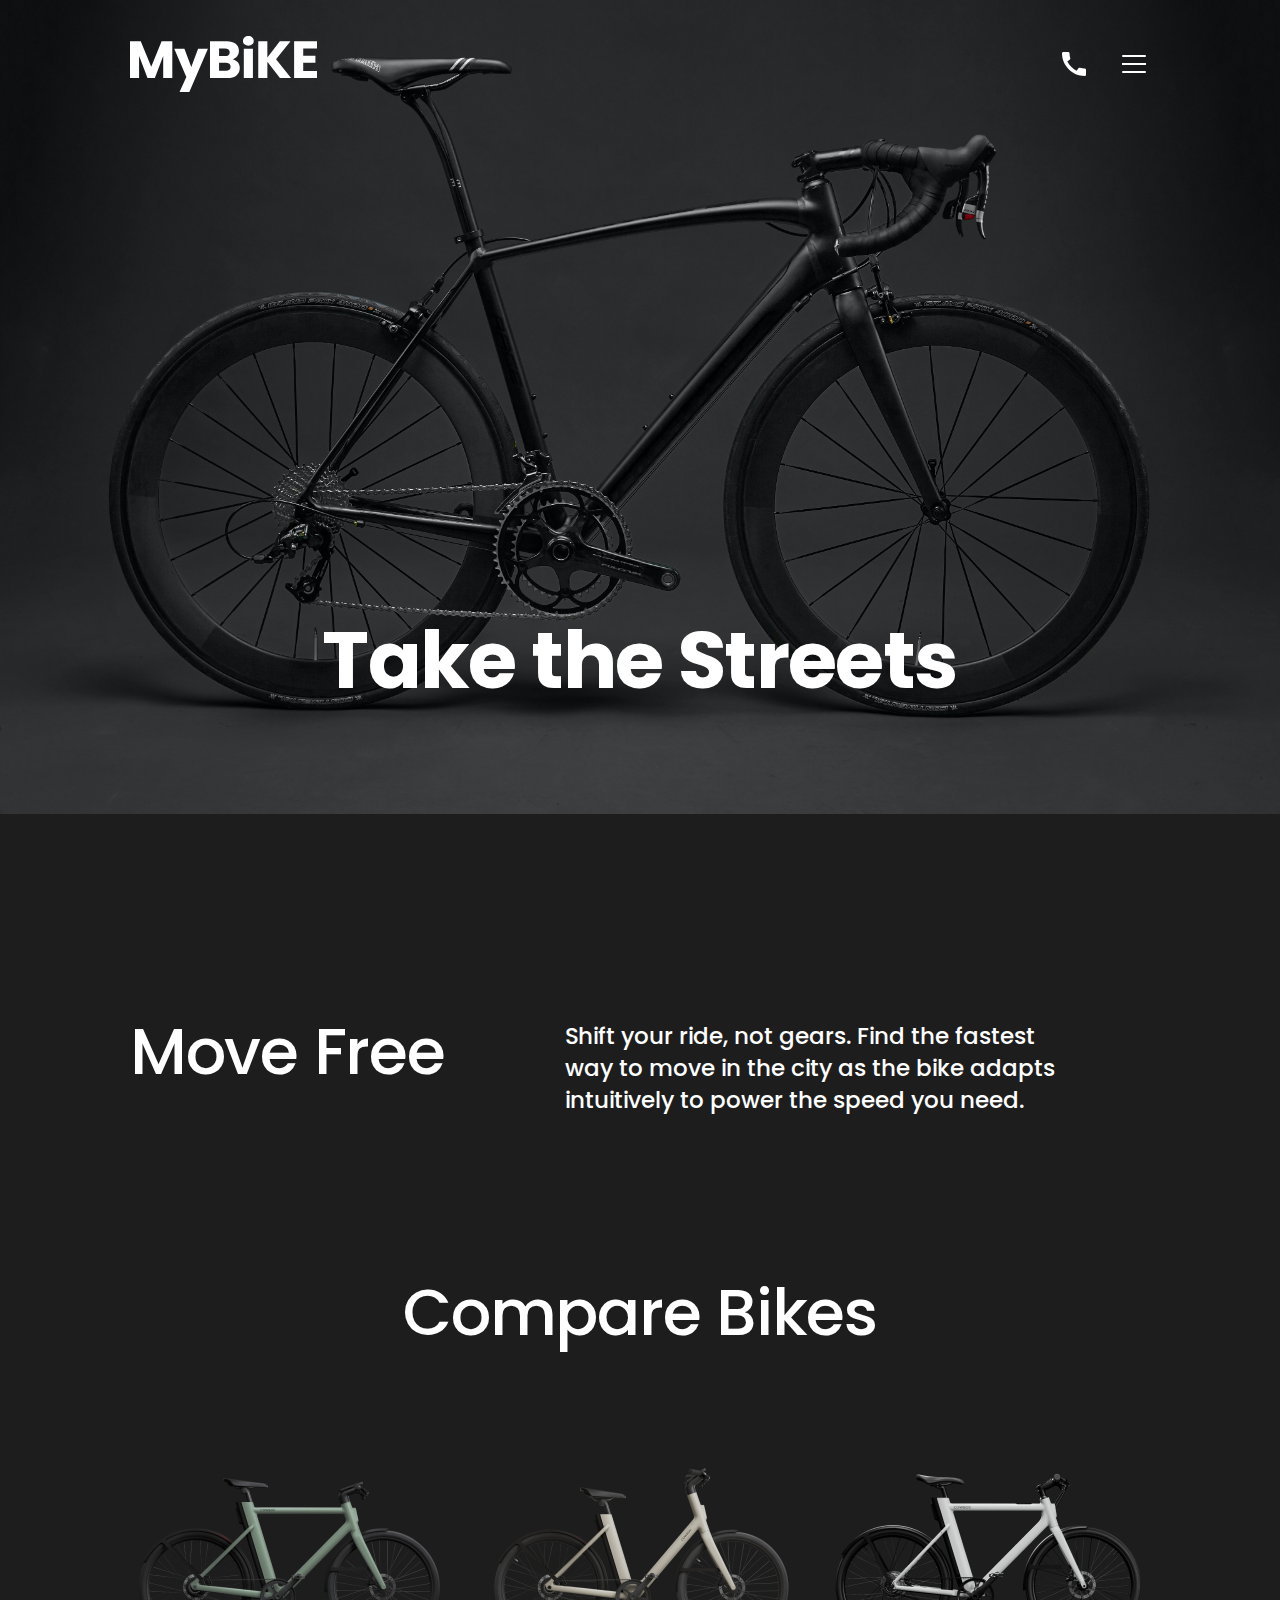
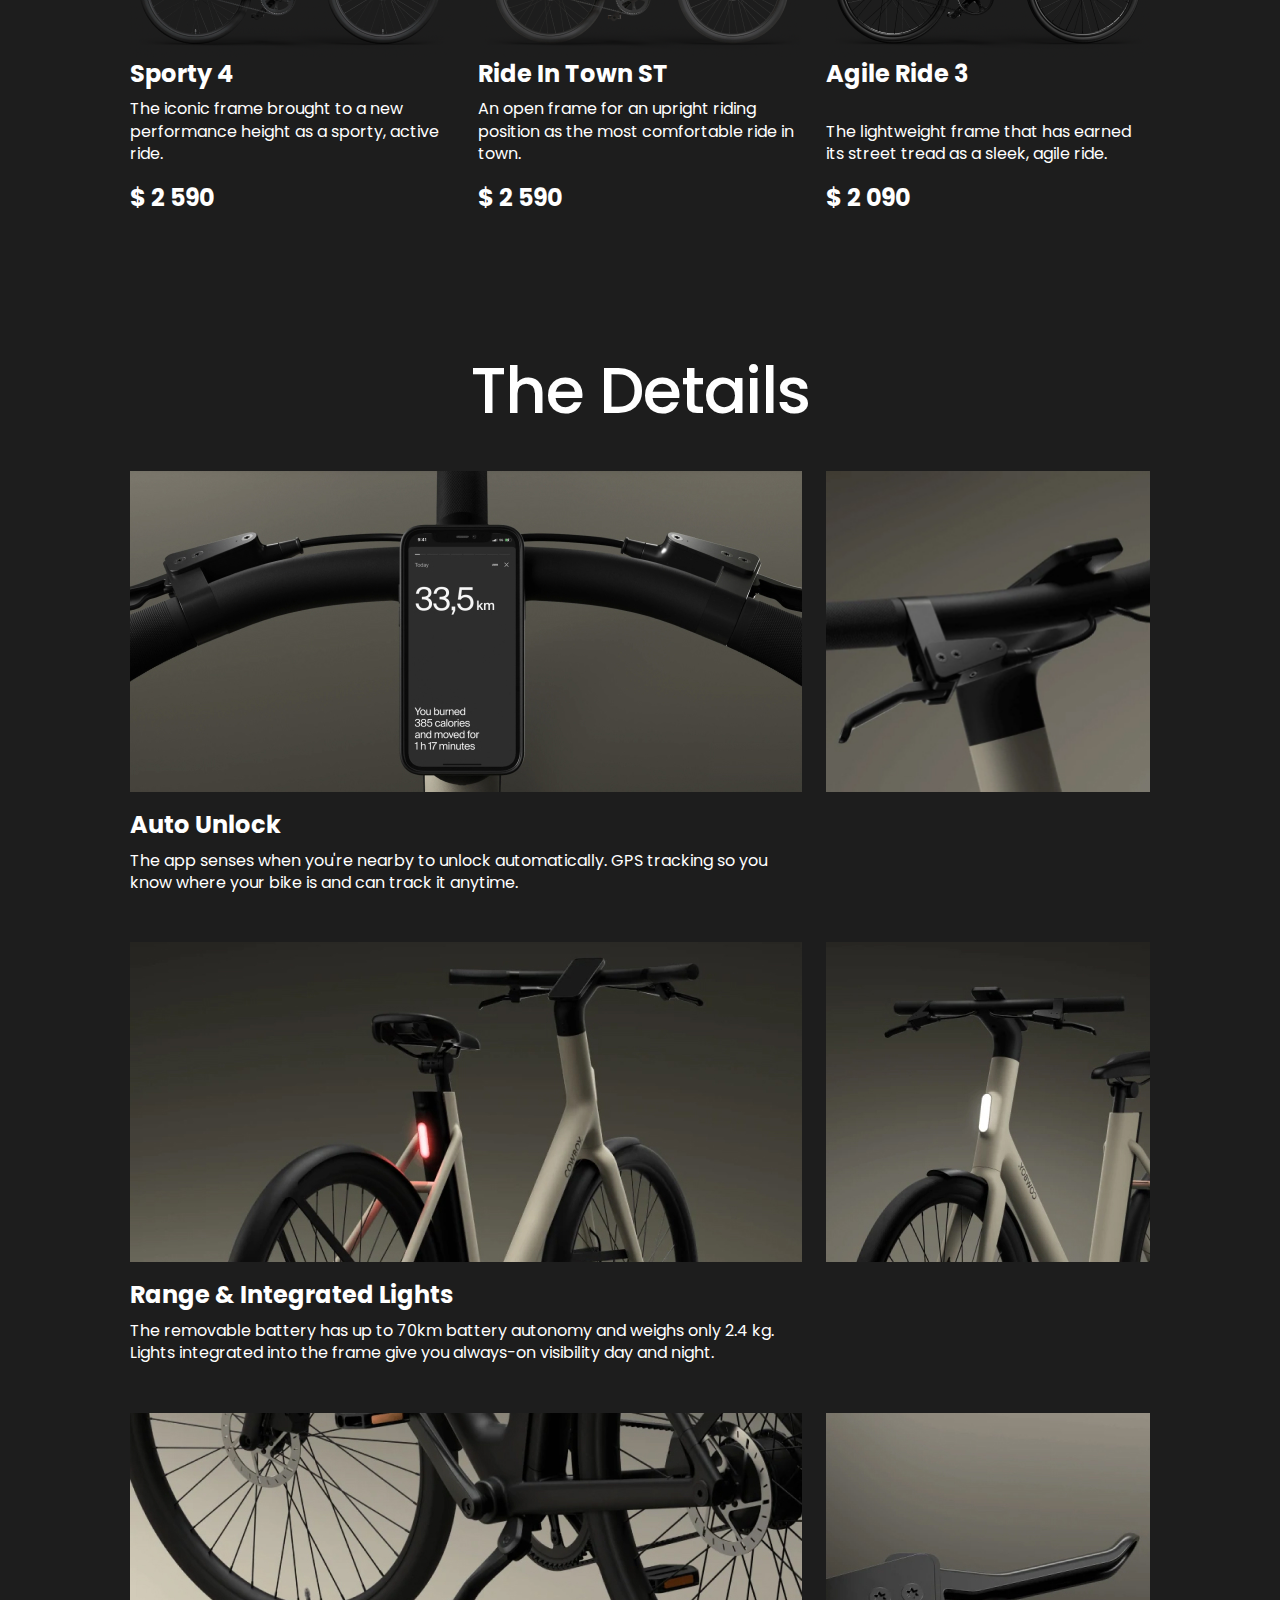
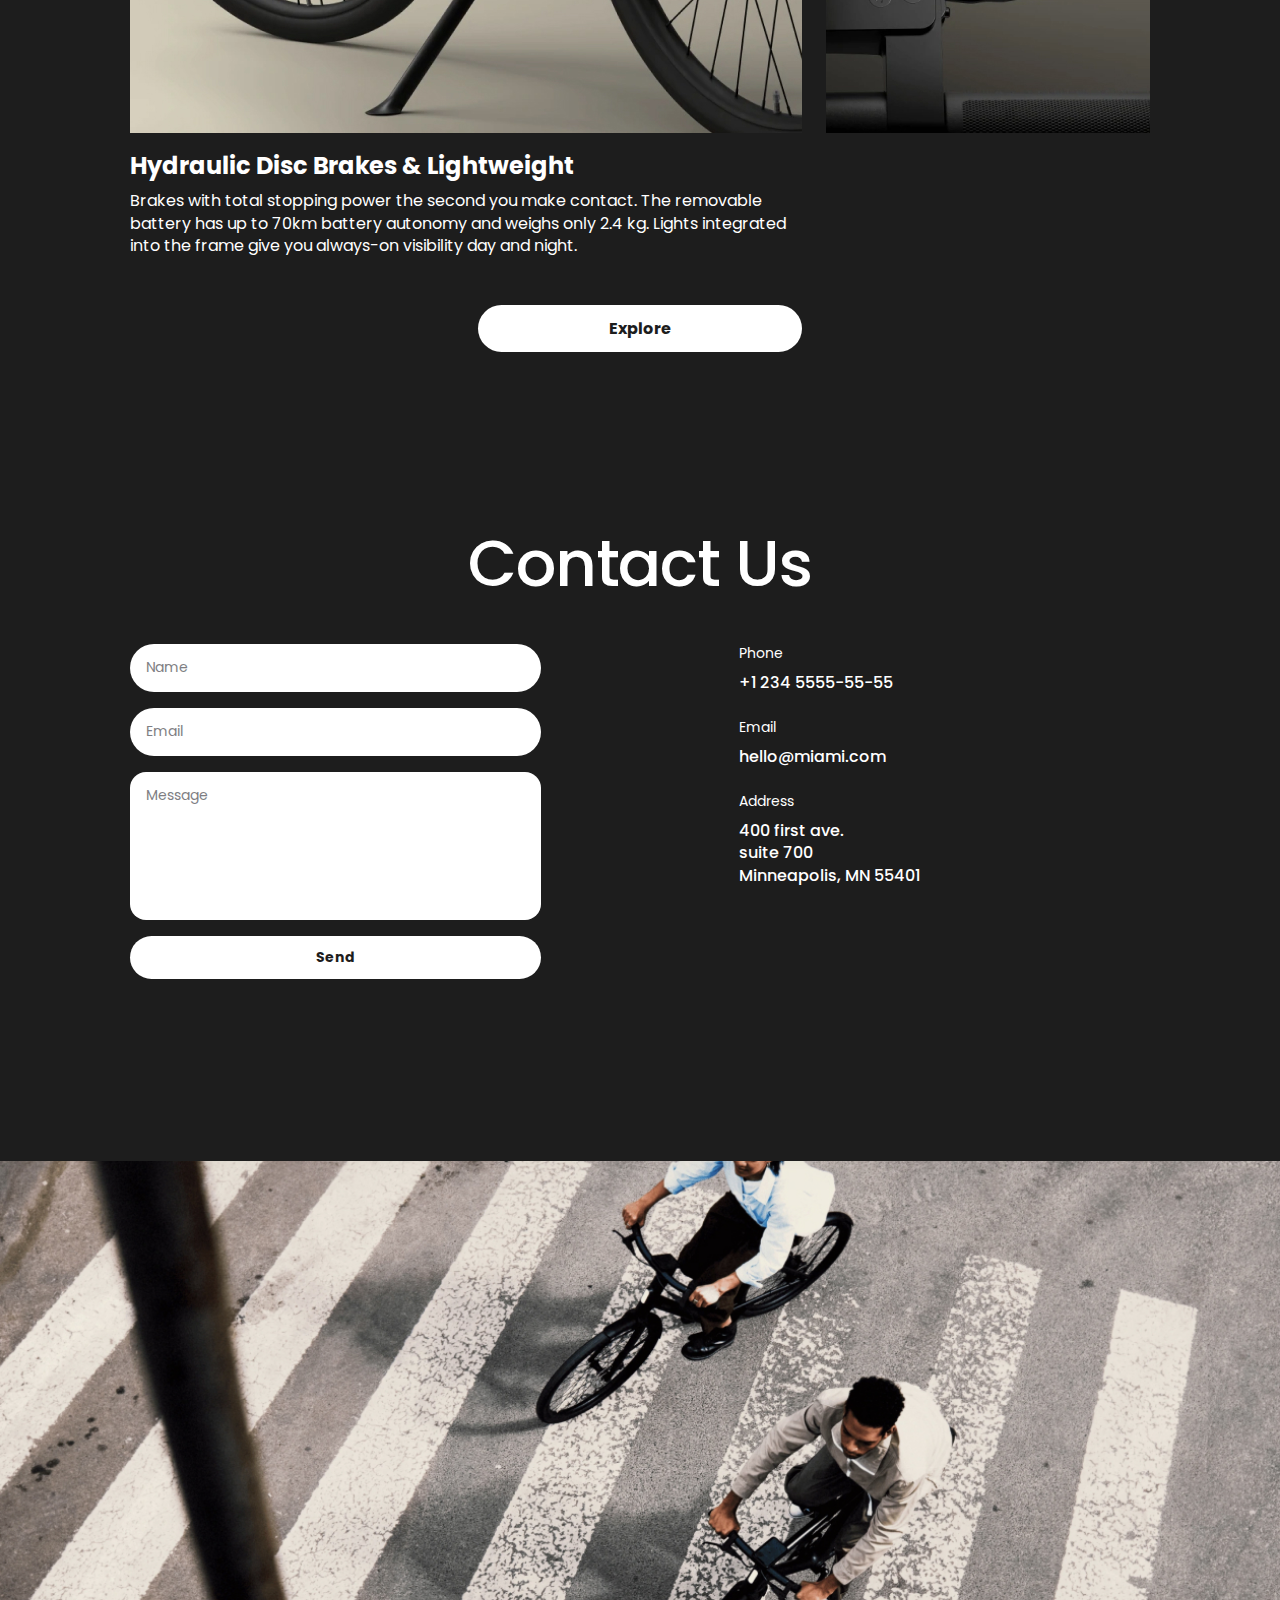
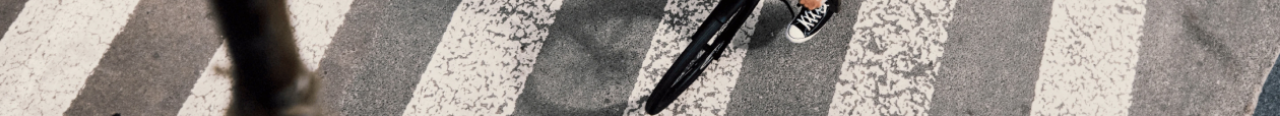
<file: index.html>
<!DOCTYPE html><html lang="en" id="scroll-home"><head><meta charset="utf-8"><meta name="viewport" content="width=device-width, initial-scale=1.0"><title>MyBiKE</title><link rel="stylesheet" href="index.fa6d566d.css"><link rel="icon shortcut" href="favicon.7163c4d9.svg"><link rel="preconnect" href="https://fonts.googleapis.com"><link href="https://fonts.googleapis.com/css2?family=Poppins:wght@400;500;600;700&display=swap" rel="stylesheet"><script src="index.6de119e3.js" defer></script></head><body> <div class="wrapper"> <header class="header"> <div class="container header__container"> <a class="header__logo" href="#scroll-home"> <svg class="header__logo-icon" width="187" height="56" xmlns="http://www.w3.org/2000/svg" xmlns:xlink="http://www.w3.org/1999/xlink"> <use href="symbol-defs.263c92e7.svg#icon-logo"></use> </svg> </a> <a class="header__phone" href="tel:+1 234 555-55-55"> <span class="header__phone-text"> +1 234 555-55-55 </span> <svg class="header__phone-icon" width="24" height="24" xmlns="http://www.w3.org/2000/svg" xmlns:xlink="http://www.w3.org/1999/xlink"> <use href="symbol-defs.263c92e7.svg#icon-phone"></use> </svg> </a> <button type="button" class="header__burger-button"> <span class="visually-hidden">Бургер кнопка</span> <span class="header__burger-line"></span> </button> <div class="header__menu"> <div class="container"> <nav class="header__menu-nav"> <ul class="header__menu-list"> <li class="header__menu-nav-item"> <a class="header__menu-link" href="#scroll-home"> Home </a> </li> <li class="header__menu-nav-item"> <a class="header__menu-link" href="#about-us"> About Us </a> </li> <li class="header__menu-nav-item"> <a class="header__menu-link" href="#compare-bikes"> Compare Bikes </a> </li> <li class="header__menu-nav-item"> <a class="header__menu-link" href="#details"> Details </a> </li> <li class="header__menu-nav-item"> <a class="header__menu-link" href="#contacts"> Contacts </a> </li> </ul> </nav> <div class="header__links"> <a class="header__link" href="tel:+1 234 5555-55-55"> +1 234 5555-55-55 </a> <a class="header__link header__link--underline" href="#"> Book a test ride </a> </div> </div> </div> </div> </header> <main class="page"> <section class="hero page__hero"> <div class="container"> <h1 class="hero__title">Take the Streets</h1> </div> </section> <div class="about-us page__about-us" id="about-us"> <div class="about-us__container container"> <h2 class="about-us__title title">Move Free</h2> <p class="about-us__text"> Shift your ride, not gears. Find the fastest way to move in the city as the bike adapts intuitively to power the speed you need. </p> </div> </div> <section class="compare page__compare" id="compare-bikes"> <div class="container"> <h2 class="compare__title title title--center">Compare Bikes</h2> <ul class="compare__cards-list"> <li class="compare__cards-item"> <article class="card"> <a class="card__link" href="#"> <img class="card__img" src="sporty.600f9d83.png" alt="Sporty 4"> </a> <h3 class="card__title title title--small">Sporty 4</h3> <p class="card__text"> The iconic frame brought to a new performance height as a sporty, active ride. </p> <span class="card__price title title--small"> $ 2 590 </span> </article> </li> <li class="compare__cards-item"> <article class="card"> <a class="card__link" href="#"> <img class="card__img" src="ride-in-town.5504c5c3.png" alt="Ride in town ST"> </a> <h3 class="card__title title title--small"> Ride in town ST </h3> <p class="card__text"> An open frame for an upright riding position as the most comfortable ride in town. </p> <span class="card__price title title--small"> $ 2 590 </span> </article> </li> <li class="compare__cards-item"> <article class="card"> <a class="card__link" href="#"> <img class="card__img" src="agile-ride.633c5e32.png" alt="Agile ride 3"> </a> <h3 class="card__title title title--small">Agile ride 3</h3> <p class="card__text"> The lightweight frame that has earned its street tread as a sleek, agile ride. </p> <span class="card__price title title--small"> $ 2 090 </span> </article> </li> </ul> </div> </section> <section class="details page__details" id="details"> <div class="container"> <h2 class="details__title title title--center">The Details</h2> <div class="details__items"> <div class="details__item"> <a class="details__item-link-wide" href="https://help.cowboy.com/en/articles/4172346-auto-unlock-and-auto-lock" target="_blank"> <img class="details__item-img" src="auto-unlock-big.166486e0.jpg" alt="bicycle handlebar with phone"> </a> <a class="details__item-link" href="https://help.cowboy.com/en/articles/4172346-auto-unlock-and-auto-lock" target="_blank"> <img class="details__item-img" src="auto-unlock-small.2d055156.jpg" alt="bicycle handlebar"> </a> <div class="details__item-info-wrapper"> <h3 class="details__item-title title title--small"> Auto Unlock </h3> <p class="details__item-text"> The app senses when you're nearby to unlock automatically. GPS tracking so you know where your bike is and can track it anytime. </p> </div> </div> <div class="details__item"> <a class="details__item-link-wide" href="https://www.trekbikes.com/us/en_US/cycling-lights-guide/" target="_blank"> <img class="details__item-img" src="range-big.c8d9fa45.jpg" alt="bicycle handlebar with phone"> </a> <a class="details__item-link" href="https://www.trekbikes.com/us/en_US/cycling-lights-guide/" target="_blank"> <img class="details__item-img" src="range-small.63eef582.jpg" alt="bicycle handlebar"> </a> <div class="details__item-info-wrapper"> <h3 class="details__item-title title title--small"> Range & Integrated lights </h3> <p class="details__item-text"> The removable battery has up to 70km battery autonomy and weighs only 2.4 kg. Lights integrated into the frame give you always-on visibility day and night. </p> </div> </div> <div class="details__item details__item--reversed"> <a class="details__item-link-wide" href="https://www.bikeradar.com/advice/buyers-guides/road-disc-brakes-everything-you-need-to-know" target="_blank"> <img class="details__item-img" src="hydraulic-disc-big.3cd7b33b.jpg" alt="bicycle handlebar with phone"> </a> <a class="details__item-link" href="https://www.bikeradar.com/advice/buyers-guides/road-disc-brakes-everything-you-need-to-know" target="_blank"> <img class="details__item-img" src="hydraulic-disc-small.3105c1eb.jpg" alt="bicycle handlebar"> </a> <div class="details__item-info-wrapper"> <h3 class="details__item-title title title--small"> Hydraulic disc brakes & Lightweight </h3> <p class="details__item-text"> Brakes with total stopping power the second you make contact. The removable battery has up to 70km battery autonomy and weighs only 2.4 kg. Lights integrated into the frame give you always-on visibility day and night. </p> </div> </div> </div> <div class="details__button-wrapper"> <a class="button-primary details__button" href="https://mybike.company/product-category/bicycles/" target="_blank"> Explore </a> </div> </div> </section> <section class="contacts page__contacts" id="contacts"> <div class="container"> <h2 class="contacts__title title title--center">Contact us</h2> <div class="contacts__wrapper"> <form class="contacts__form form" onsubmit="this.reset(); return false;"> <label class="form__label"> <input class="form__input" type="text" name="name" placeholder="Name" required> </label> <label class="form__label"> <input class="form__input" type="email" name="email" placeholder="Email" required> </label> <label class="form__label"> <textarea class="form__textarea" name="message" placeholder="Message" required></textarea> </label> <button class="button-primary form__button" type="submit"> Send </button> </form> <div class="contacts__items"> <div class="contacts__item"> <h3 class="contacts__item-title">Phone</h3> <a class="contacts__item-link" href="tel:+1 234 5555-55-55"> +1 234 5555-55-55 </a> </div> <div class="contacts__item"> <h3 class="contacts__item-title">Email</h3> <a class="contacts__item-link" href="mailto:hello@miami.com"> hello@miami.com </a> </div> <div class="contacts__item"> <h3 class="contacts__item-title">Address</h3> <a class="contacts__item-link" href="https://www.google.com/maps/place/400+N+1st+Ave+STE+700,+Minneapolis,+MN+55401,+USA/@44.9813296,-93.275706,17z/data=!3m1!4b1!4m6!3m5!1s0x52b3328fdf233887:0x3348e5113ed2472d!8m2!3d44.9813258!4d-93.2731311!16s%2Fg%2F11nyn_tfyt?entry=ttu" target="_blank"> 400 first ave.<br> suite 700<br> Minneapolis, MN 55401 </a> </div> </div> </div> </div> </section> </main> <footer class="footer"> <img class="footer__img" src="footer-img.78a3c791.jpg" alt="Two cyclists cross a pedestrian crossing"> </footer> </div> </body></html>
</file>
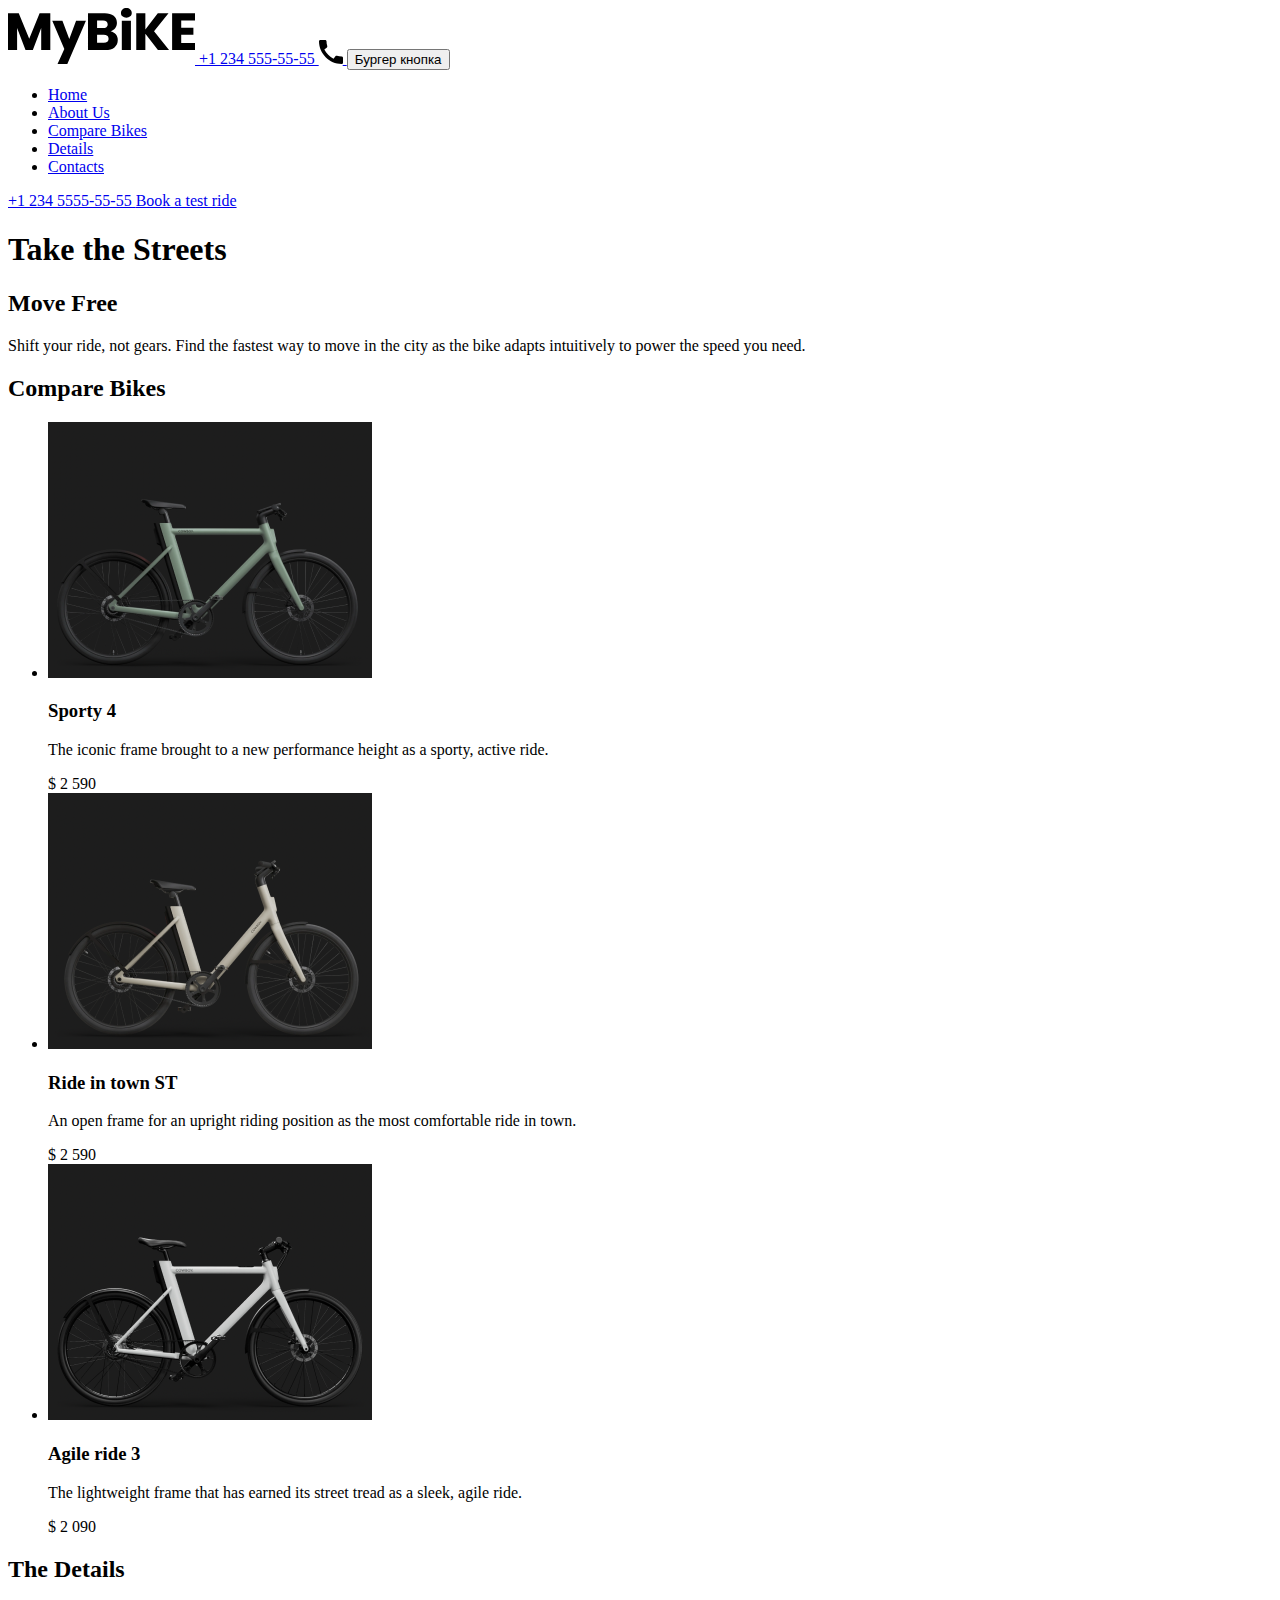
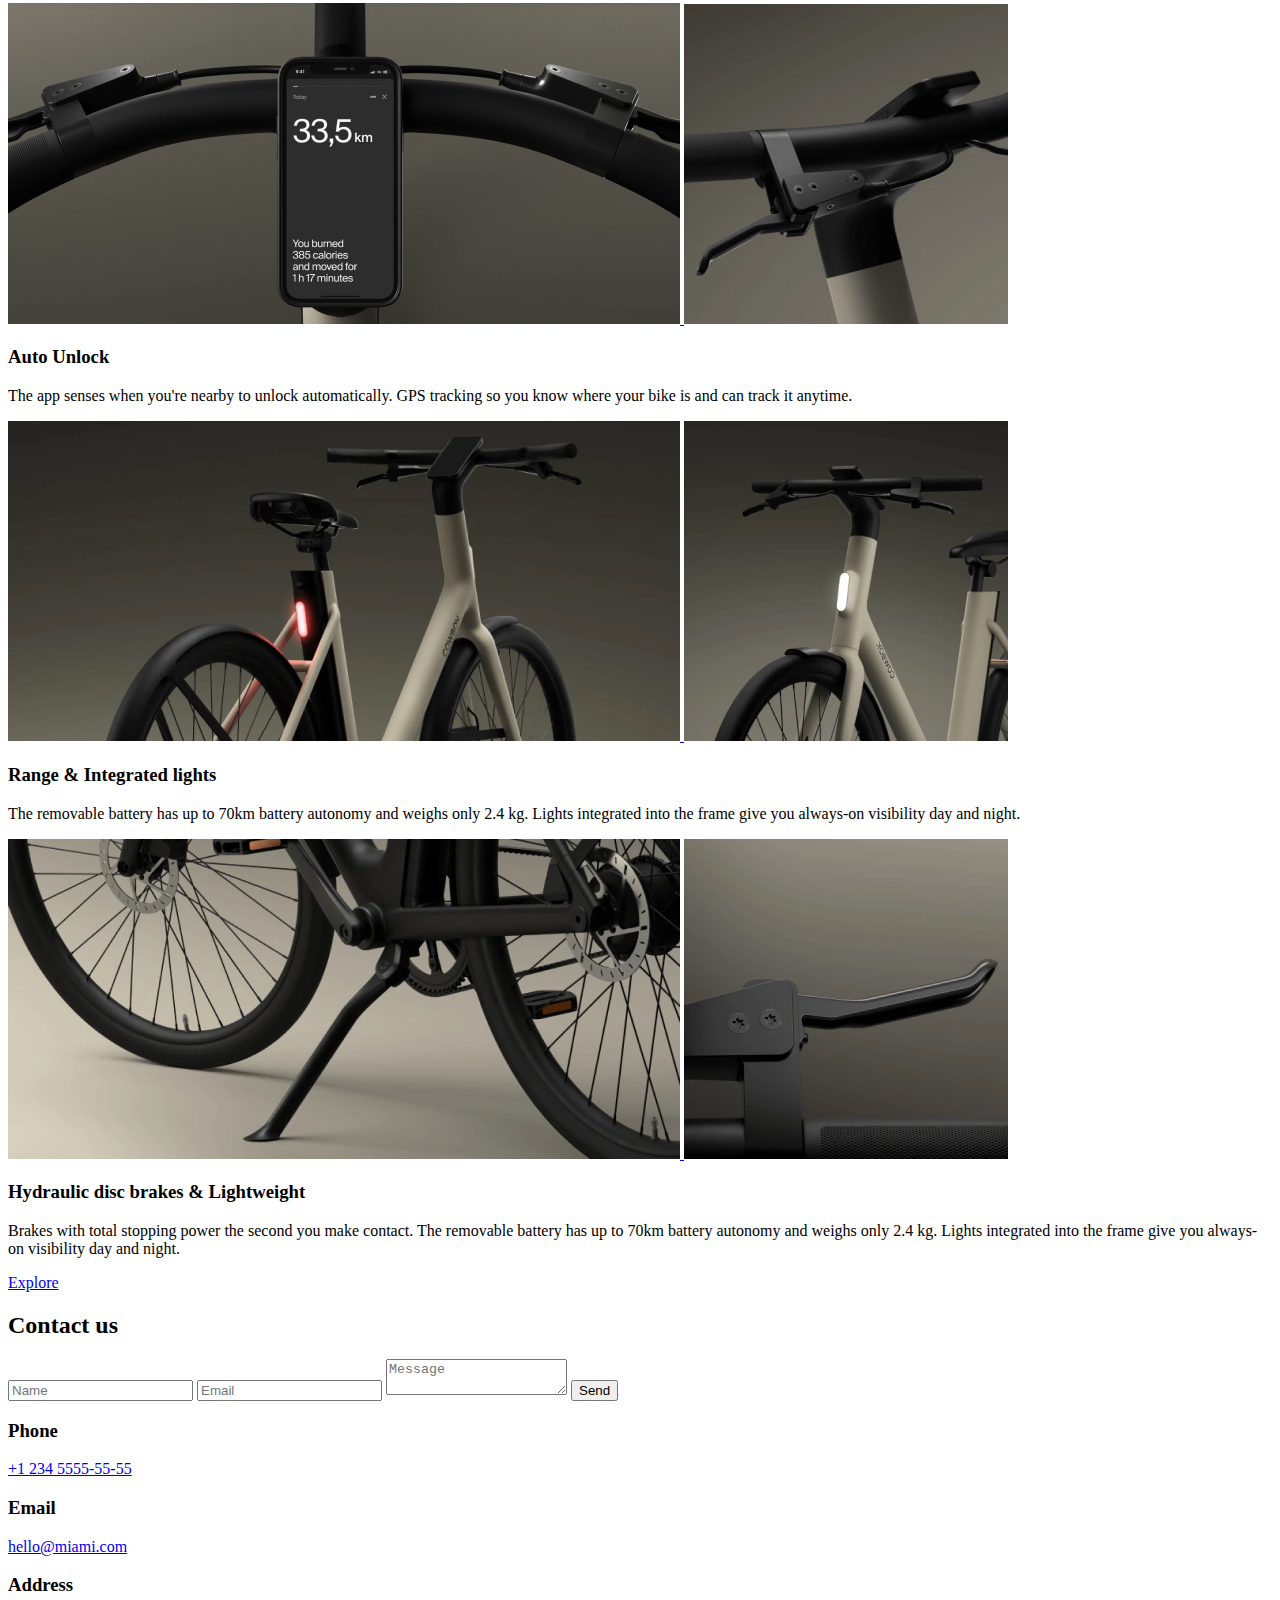
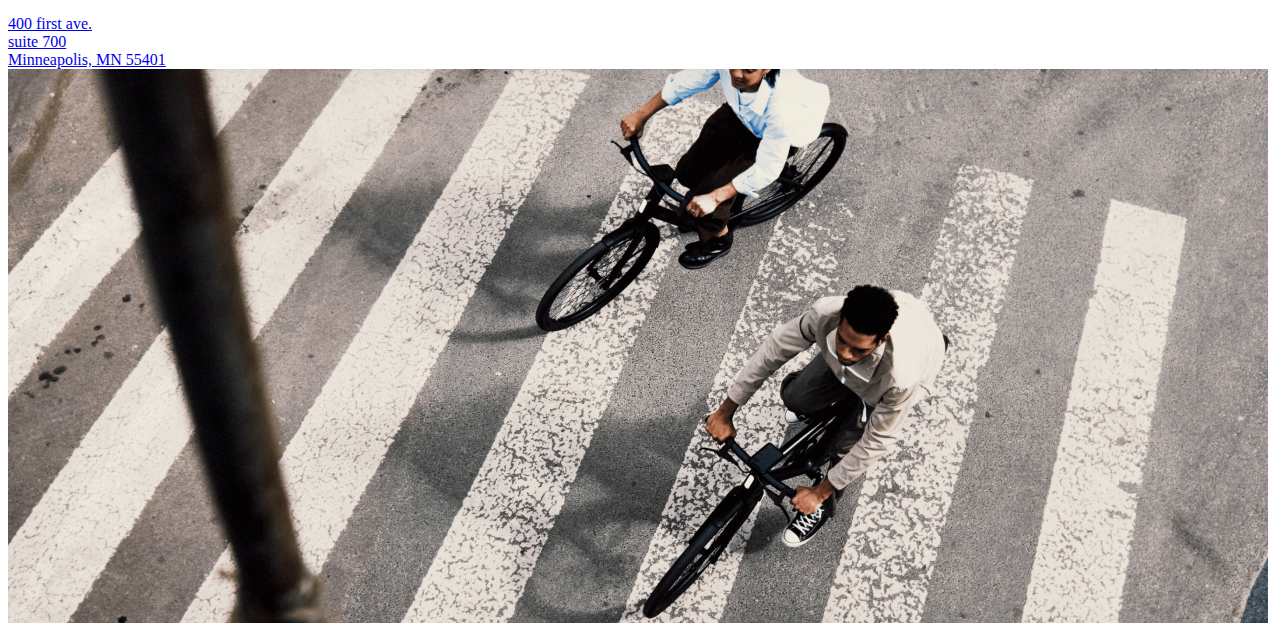
<file: src/index.html>
<!DOCTYPE html>
<html lang="en" id="scroll-home">
  <head>
    <meta charset="UTF-8" />
    <meta name="viewport" content="width=device-width, initial-scale=1.0" />
    <title>MyBiKE</title>
    <link rel="stylesheet" href="./styles/main.scss" />
    <link rel="shortcut icon" href="favicon.svg" />
    <link rel="preconnect" href="https://fonts.googleapis.com" />
    <link
      href="https://fonts.googleapis.com/css2?family=Poppins:wght@400;500;600;700&display=swap"
      rel="stylesheet"
    />
    <script src="scripts/main.js" defer></script>
  </head>

  <body>
    <div class="wrapper">
      <header class="header">
        <div class="header__container container">
          <a class="header__logo" href="#scroll-home">
            <svg class="header__logo-icon" width="187" height="56">
              <use href="./img/icons-sprite/symbol-defs.svg#icon-logo"></use>
            </svg>
          </a>

          <a class="header__phone" href="tel:+1 234 555-55-55">
            <span class="header__phone-text"> +1 234 555-55-55 </span>
            <svg class="header__phone-icon" width="24" height="24">
              <use href="./img/icons-sprite/symbol-defs.svg#icon-phone"></use>
            </svg>
          </a>

          <button type="button" class="header__burger-button">
            <span class="visually-hidden">Бургер кнопка</span>
            <span class="header__burger-line"></span>
          </button>

          <div class="header__menu">
            <div class="container">
              <nav class="header__menu-nav">
                <ul class="header__menu-list">
                  <li class="header__menu-nav-item">
                    <a class="header__menu-link" href="#scroll-home"> Home </a>
                  </li>

                  <li class="header__menu-nav-item">
                    <a class="header__menu-link" href="#about-us"> About Us </a>
                  </li>

                  <li class="header__menu-nav-item">
                    <a class="header__menu-link" href="#compare-bikes">
                      Compare Bikes
                    </a>
                  </li>

                  <li class="header__menu-nav-item">
                    <a class="header__menu-link" href="#details"> Details </a>
                  </li>

                  <li class="header__menu-nav-item">
                    <a class="header__menu-link" href="#contacts"> Contacts </a>
                  </li>
                </ul>
              </nav>

              <div class="header__links">
                <a class="header__link" href="tel:+1 234 5555-55-55">
                  +1 234 5555-55-55
                </a>

                <a class="header__link header__link--underline" href="#">
                  Book a test ride
                </a>
              </div>
            </div>
          </div>
        </div>
      </header>

      <main class="page">
        <section class="page__hero hero">
          <div class="container">
            <h1 class="hero__title">Take the Streets</h1>
          </div>
        </section>

        <div class="page__about-us about-us" id="about-us">
          <div class="about-us__container container">
            <h2 class="about-us__title title">Move Free</h2>

            <p class="about-us__text">
              Shift your ride, not gears. Find the fastest way to move in the
              city as the bike adapts intuitively to power the speed you need.
            </p>
          </div>
        </div>

        <section class="page__compare compare" id="compare-bikes">
          <div class="container">
            <h2 class="compare__title title title--center">Compare Bikes</h2>
            <ul class="compare__cards-list">
              <li class="compare__cards-item">
                <article class="card">
                  <a class="card__link" href="#">
                    <img
                      class="card__img"
                      src="./img/campare-bikes/sporty.png"
                      alt="Sporty 4"
                    />
                  </a>

                  <h3 class="card__title title title--small">Sporty 4</h3>

                  <p class="card__text">
                    The iconic frame brought to a new performance height as a
                    sporty, active ride.
                  </p>

                  <span class="card__price title title--small"> $ 2 590 </span>
                </article>
              </li>

              <li class="compare__cards-item">
                <article class="card">
                  <a class="card__link" href="#">
                    <img
                      class="card__img"
                      src="./img/campare-bikes/ride-in-town.png"
                      alt="Ride in town ST"
                    />
                  </a>

                  <h3 class="card__title title title--small">
                    Ride in town ST
                  </h3>

                  <p class="card__text">
                    An open frame for an upright riding position as the most
                    comfortable ride in town.
                  </p>

                  <span class="card__price title title--small"> $ 2 590 </span>
                </article>
              </li>

              <li class="compare__cards-item">
                <article class="card">
                  <a class="card__link" href="#">
                    <img
                      class="card__img"
                      src="./img/campare-bikes/agile-ride.png"
                      alt="Agile ride 3"
                    />
                  </a>

                  <h3 class="card__title title title--small">Agile ride 3</h3>

                  <p class="card__text">
                    The lightweight frame that has earned its street tread as a
                    sleek, agile ride.
                  </p>

                  <span class="card__price title title--small"> $ 2 090 </span>
                </article>
              </li>
            </ul>
          </div>
        </section>

        <section class="page__details details" id="details">
          <div class="container">
            <h2 class="details__title title title--center">The Details</h2>

            <div class="details__items">
              <div class="details__item">
                <a
                  class="details__item-link-wide"
                  href="https://help.cowboy.com/en/articles/4172346-auto-unlock-and-auto-lock"
                  target="_blank"
                >
                  <img
                    class="details__item-img"
                    src="./img/details/auto-unlock-big.jpg"
                    alt="bicycle handlebar with phone"
                  />
                </a>

                <a
                  class="details__item-link"
                  href="https://help.cowboy.com/en/articles/4172346-auto-unlock-and-auto-lock"
                  target="_blank"
                >
                  <img
                    class="details__item-img"
                    src="./img/details/auto-unlock-small.jpg"
                    alt="bicycle handlebar"
                  />
                </a>

                <div class="details__item-info-wrapper">
                  <h3 class="details__item-title title title--small">
                    Auto Unlock
                  </h3>

                  <p class="details__item-text">
                    The app senses when you're nearby to unlock automatically.
                    GPS tracking so you know where your bike is and can track it
                    anytime.
                  </p>
                </div>
              </div>

              <div class="details__item">
                <a
                  class="details__item-link-wide"
                  href="https://www.trekbikes.com/us/en_US/cycling-lights-guide/"
                  target="_blank"
                >
                  <img
                    class="details__item-img"
                    src="./img/details/range-big.jpg"
                    alt="bicycle handlebar with phone"
                  />
                </a>

                <a
                  class="details__item-link"
                  href="https://www.trekbikes.com/us/en_US/cycling-lights-guide/"
                  target="_blank"
                >
                  <img
                    class="details__item-img"
                    src="./img/details/range-small.jpg"
                    alt="bicycle handlebar"
                  />
                </a>

                <div class="details__item-info-wrapper">
                  <h3 class="details__item-title title title--small">
                    Range & Integrated lights
                  </h3>

                  <p class="details__item-text">
                    The removable battery has up to 70km battery autonomy and
                    weighs only 2.4 kg. Lights integrated into the frame give
                    you always-on visibility day and night.
                  </p>
                </div>
              </div>

              <div class="details__item details__item--reversed">
                <a
                  class="details__item-link-wide"
                  href="https://www.bikeradar.com/advice/buyers-guides/road-disc-brakes-everything-you-need-to-know"
                  target="_blank"
                >
                  <img
                    class="details__item-img"
                    src="./img/details/hydraulic-disc-big.jpg"
                    alt="bicycle handlebar with phone"
                  />
                </a>

                <a
                  class="details__item-link"
                  href="https://www.bikeradar.com/advice/buyers-guides/road-disc-brakes-everything-you-need-to-know"
                  target="_blank"
                >
                  <img
                    class="details__item-img"
                    src="./img/details/hydraulic-disc-small.jpg"
                    alt="bicycle handlebar"
                  />
                </a>

                <div class="details__item-info-wrapper">
                  <h3 class="details__item-title title title--small">
                    Hydraulic disc brakes & Lightweight
                  </h3>

                  <p class="details__item-text">
                    Brakes with total stopping power the second you make
                    contact. The removable battery has up to 70km battery
                    autonomy and weighs only 2.4 kg. Lights integrated into the
                    frame give you always-on visibility day and night.
                  </p>
                </div>
              </div>
            </div>
            <div class="details__button-wrapper">
              <a
                class="details__button button-primary"
                href="https://mybike.company/product-category/bicycles/"
                target="_blank"
              >
                Explore
              </a>
            </div>
          </div>
        </section>

        <section class="page__contacts contacts" id="contacts">
          <div class="container">
            <h2 class="contacts__title title title--center">Contact us</h2>
            <div class="contacts__wrapper">
              <form
                class="contacts__form form"
                onsubmit="this.reset(); return false;"
              >
                <label class="form__label">
                  <input
                    class="form__input"
                    type="text"
                    name="name"
                    placeholder="Name"
                    required
                  />
                </label>

                <label class="form__label">
                  <input
                    class="form__input"
                    type="email"
                    name="email"
                    placeholder="Email"
                    required
                  />
                </label>

                <label class="form__label">
                  <textarea
                    class="form__textarea"
                    name="message"
                    placeholder="Message"
                    required
                  ></textarea>
                </label>

                <button class="form__button button-primary" type="submit">
                  Send
                </button>
              </form>

              <div class="contacts__items">
                <div class="contacts__item">
                  <h3 class="contacts__item-title">Phone</h3>

                  <a class="contacts__item-link" href="tel:+1 234 5555-55-55">
                    +1 234 5555-55-55
                  </a>
                </div>

                <div class="contacts__item">
                  <h3 class="contacts__item-title">Email</h3>

                  <a class="contacts__item-link" href="mailto:hello@miami.com">
                    hello@miami.com
                  </a>
                </div>

                <div class="contacts__item">
                  <h3 class="contacts__item-title">Address</h3>

                  <a
                    class="contacts__item-link"
                    href="https://www.google.com/maps/place/400+N+1st+Ave+STE+700,+Minneapolis,+MN+55401,+USA/@44.9813296,-93.275706,17z/data=!3m1!4b1!4m6!3m5!1s0x52b3328fdf233887:0x3348e5113ed2472d!8m2!3d44.9813258!4d-93.2731311!16s%2Fg%2F11nyn_tfyt?entry=ttu"
                    target="_blank"
                  >
                    400 first ave.<br />
                    suite 700<br />
                    Minneapolis, MN 55401
                  </a>
                </div>
              </div>
            </div>
          </div>
        </section>
      </main>

      <footer class="footer">
        <img
          class="footer__img"
          src="./img/footer-img.jpg"
          alt="Two cyclists cross a pedestrian crossing"
        />
      </footer>
    </div>
  </body>
</html>
</file>
<file: index.fa6d566d.css>
*,:after,:before{box-sizing:border-box}html,body{height:100%}ul,ol{padding:0}body,h1,h2,h3,h4,h5,h6,p,ul,ol,li,figure,figcaption,blockquote,dl,dd{margin:0}h1,h2,h3,h4,h5,h6,cite,address{font:inherit}li,ul{list-style:none}a{color:inherit;outline:transparent;text-decoration:none}img{max-width:100%;display:block}input,button,textarea,select{font:inherit;border:none;outline:transparent}button{cursor:pointer;background-color:transparent;padding:0}.contacts__item-link,.header__menu-link,.header__link{position:relative}.contacts__item-link:before,.header__menu-link:before,.header__link:before{content:"";transform-origin:0;width:100%;height:1px;transition:transform .3s;position:absolute;bottom:0;transform:scale(0)}.contacts__item-link:hover:before,.header__menu-link:hover:before,.header__link:hover:before{transform:scale(1)}.wrapper{-ms-flex-direction:column;flex-direction:column;min-height:100%;display:-ms-flexbox;display:flex;overflow:hidden}.wrapper .main{-ms-flex:auto;flex:auto}.container{max-width:1060px;margin:0 auto;padding:0 20px}.visually-hidden{white-space:nowrap;-webkit-clip-path:inset(100%);clip-path:inset(100%);clip:rect(0 0 0 0);border:0;width:1px;height:1px;margin:-1px;padding:0;position:absolute;overflow:hidden}.title{text-transform:capitalize;letter-spacing:-.02em;font-size:max(32px,min(18.1622px + 4.32432vw,64px));font-weight:500;line-height:1}@media (max-width:480px){.title{letter-spacing:-.05em}}.title--center{text-align:center}.title--small{letter-spacing:initial;font-size:24px;font-weight:700;line-height:1.4}.page__hero{margin-bottom:max(60px,min(34.0541px + 8.10811vw,120px))}.page__about-us{margin-bottom:max(92px,min(60.8649px + 9.72973vw,164px))}.page__compare{margin-bottom:max(92px,min(69.5135px + 7.02703vw,144px))}.page__details{margin-bottom:max(80px,min(36.7568px + 13.5135vw,180px))}.page__contacts{margin-bottom:max(120px,min(93.1892px + 8.37838vw,182px))}.header{z-index:100;transition:background-color .3s;position:fixed;left:0;right:0}.header.header-scroll{background-color:#1d1d1d}.header__container{-ms-flex-align:center;align-items:center;gap:32px;padding:36px 20px;display:-ms-flexbox;display:flex}@media (max-width:480px){.header__container{padding:24px 20px}}.header__logo,.header__burger-button{z-index:3}.header__logo{fill:#fff;-ms-flex-align:center;align-items:center;width:max(130px,min(105.351px + 7.7027vw,187px));height:max(38px,min(30.2162px + 2.43243vw,56px));margin-right:auto;transition:all .3s;display:-ms-flexbox;display:flex}.header__logo:hover{transform:scale(1.1)}.menu-open .header__logo{fill:#1d1d1d;width:130px;height:38px}.header__logo-icon{pointer-events:none}.header__phone{-ms-flex-align:center;align-items:center;gap:24px;display:-ms-flexbox;display:flex}@media (any-hover:hover){.header__phone:hover .header__phone-text{transform:scale(1)}}.header__phone-text{letter-spacing:.17em;transform-origin:100%;font-size:12px;transition:transform .3s;transform:scale(0)}@media (max-width:992px){.header__phone-text{display:none}}.header__phone-icon{fill:#fff;-ms-flex-negative:0;flex-shrink:0;width:max(18px,min(15.4054px + .810811vw,24px));transition:transform .3s}.header__phone-icon:hover{transform:scale(1.2)}.header__burger-button{-ms-flex-pack:center;justify-content:center;-ms-flex-align:center;align-items:center;width:32px;height:32px;transition:transform .3s;display:-ms-flexbox;display:flex}.header__burger-button:hover{transform:scale(1.2)}.header__burger-button:before{content:"";width:44px;height:44px;position:absolute}.header__burger-line{background-color:#fff;width:24px;height:2px;transition:background-color .3s;position:relative}.header__burger-line:before,.header__burger-line:after{content:"";background-color:#fff;border-radius:2px;width:100%;height:100%;transition:all .3s;position:absolute;right:0}.header__burger-line:before{top:-8px}.header__burger-line:after{bottom:-8px}.menu-open .header__burger-line{background-color:transparent}.menu-open .header__burger-line:before{top:0;transform:rotate(45deg)}.menu-open .header__burger-line:after{bottom:0;transform:rotate(-45deg)}.menu-open .header__burger-line:before,.menu-open .header__burger-line:after{background-color:#1d1d1d}.header__menu{color:#1d1d1d;background-color:#c2c2c2;width:100%;height:100vh;padding-top:120px;font-weight:700;transition:transform .3s;position:absolute;top:0;bottom:0;left:0;right:0;overflow:auto;transform:translateY(-100%)}.menu-open .header__menu{transform:translate(0)}.header__menu-nav{margin-bottom:40px}.header__menu-nav-item:not(:last-child){margin-bottom:32px}.header__menu-link{padding-bottom:8px;font-size:22px}.header__menu-link,.header__link{text-transform:uppercase}.header__menu-link:before,.header__link:before{background-color:#1d1d1d}.header__link{width:-moz-fit-content;width:fit-content;display:block}.header__link--underline:before{transform:scale(1)}.header__link:not(:last-child){margin-bottom:16px}.hero{background-image:url(hero-img.cb255b8a.jpg);background-position:0 -90px;background-repeat:no-repeat;background-size:cover;-ms-flex-pack:center;justify-content:center;-ms-flex-align:end;align-items:end;height:100vh;display:-ms-flexbox;display:flex}@media (max-width:1020px){.hero{background-position:50%}}@media (max-width:480px){.hero{background-position:85% 0}}.hero__title{letter-spacing:-.02em;margin-bottom:31.5%;font-size:max(36px,min(16.973px + 5.94595vw,80px));font-weight:700;line-height:1}@media (max-width:480px){.hero__title{letter-spacing:-.04em}}.about-us__container{--columns:12;grid-template-columns:repeat(var(--columns),1fr);column-gap:24px;display:grid}@media (max-width:1020px){.about-us__container{--columns:6}}@media (max-width:744px){.about-us__container{--columns:2;column-gap:20px}}.about-us__title{grid-column:span 4}@media (max-width:1020px){.about-us__title{grid-column:span 3}}@media (max-width:744px){.about-us__title{margin-bottom:32px}}.about-us__text{grid-column:6/-2;font-size:23px;font-weight:500}@media (max-width:1020px){.about-us__text{grid-column:4/-1}}@media (max-width:744px){.about-us__title,.about-us__text{grid-column:span 2}}.compare__title{margin-bottom:max(48px,min(44.5405px + 1.08108vw,56px))}.compare__cards-list{gap:48px 24px;display:-ms-flexbox;display:flex}@media (max-width:744px){.compare__cards-list{-ms-flex-direction:column;flex-direction:column;-ms-flex-align:center;align-items:center;row-gap:40px}}.compare__cards-item{width:100%;max-width:324px;min-height:100%}.card{-ms-flex-direction:column;flex-direction:column;height:100%;display:-ms-flexbox;display:flex}.card__link{overflow:hidden}.card__img{transition:transform .3s}.card__img:hover{transform:scale(1.05)}.card__title{-ms-flex-positive:1;flex-grow:1;margin-bottom:8px}.card__text{margin-bottom:16px}.details__title{margin-bottom:48px}.details__item,.details__button-wrapper{--columns:12;grid-template-columns:repeat(var(--columns),1fr);column-gap:24px;display:grid}@media (max-width:1020px){.details__item,.details__button-wrapper{--columns:6}}@media (max-width:744px){.details__item,.details__button-wrapper{--columns:2;column-gap:20px}}.details__item{grid-template-areas:"a b" "c";margin-bottom:48px}.details__item--reversed{grid-template-areas:"b a" "c"}.details__item-link-wide{grid-area:"a";grid-column:1/9}@media (max-width:1020px){.details__item-link-wide{grid-column:1/5}}@media (max-width:744px){.details__item-link-wide{grid-column:1/2}}.details__item-link{grid-area:"b";grid-column:9/-1}@media (max-width:1020px){.details__item-link{grid-column:5/-1}}@media (max-width:744px){.details__item-link{grid-column:2/-1}}.details__item-link-wide,.details__item-link{margin-bottom:16px;overflow:hidden}.details__item-img{object-fit:cover;height:100%;transition:transform .3s}.details__item-img:hover{transform:scale(1.05)}.details__item-info-wrapper{grid-area:"c";grid-column:span 8}@media (max-width:1020px){.details__item-info-wrapper{grid-column:span 6}}@media (max-width:744px){.details__item-info-wrapper{grid-column:span 2}}.details__item-title{margin-bottom:8px}.details__button{grid-column:5/span 4}@media (max-width:1020px){.details__button{grid-column:2/span 4}}@media (max-width:744px){.details__button{grid-column:span 2}}.button-primary{text-align:center;color:#1d1d1d;background-color:#fff;border-radius:40px;width:100%;padding:10px 48px;font-weight:700;line-height:1.69;transition:box-shadow .3s;display:block}.button-primary:hover{box-shadow:1px 4px 16px rgba(232,232,240,.4)}.button-primary:active{box-shadow:1px 4px 16px rgba(232,232,240,.64)}.contacts__title{margin-bottom:48px}.contacts__wrapper{--columns:12;grid-template-columns:repeat(var(--columns),1fr);gap:48px 24px;display:grid}@media (max-width:1020px){.contacts__wrapper{--columns:6}}@media (max-width:744px){.contacts__wrapper{--columns:2;column-gap:20px}}.contacts__form{grid-column:1/6}@media (max-width:1020px){.contacts__form{grid-column:1/4}}@media (max-width:744px){.contacts__form{grid-column:span 2}}.contacts__items{grid-column:8/11}@media (max-width:1020px){.contacts__items{grid-column:4/6}}@media (max-width:744px){.contacts__items{grid-column:span 2}}.contacts__item:not(:last-child){margin-bottom:24px}.contacts__item-title{margin-bottom:8px;font-size:14px}.contacts__item-link{font-weight:500}.contacts__item-link:before{background-color:#fff}.form{color:#292929;font-size:14px}.form__label{display:block}.form__label:not(:last-child){margin-bottom:16px}.form__label:last-child{margin-bottom:32px}.form__input{border-radius:40px}.form__input,.form__textarea{width:100%;padding:14px 16px}.form__input::placeholder{color:#7e7e83}.form__input::placeholder{color:#7e7e83}.form__textarea::placeholder{color:#7e7e83}.form__textarea::placeholder{color:#7e7e83}.form__textarea{resize:none;border-radius:16px;min-height:148px;display:block}.footer__img{object-fit:cover;width:100%;height:max(200px,min(46.4865px + 47.973vw,555px))}html{scroll-behavior:smooth}body{color:#fff;background-color:#1d1d1d;margin:0;font-family:Poppins,sans-serif;font-size:16px;line-height:1.4}.menu-open body{touch-action:none;overscroll-behavior:none;overflow:hidden}@media (min-width:1060px){.menu-open body{padding-right:17px}}
/*# sourceMappingURL=index.fa6d566d.css.map */
</file>
